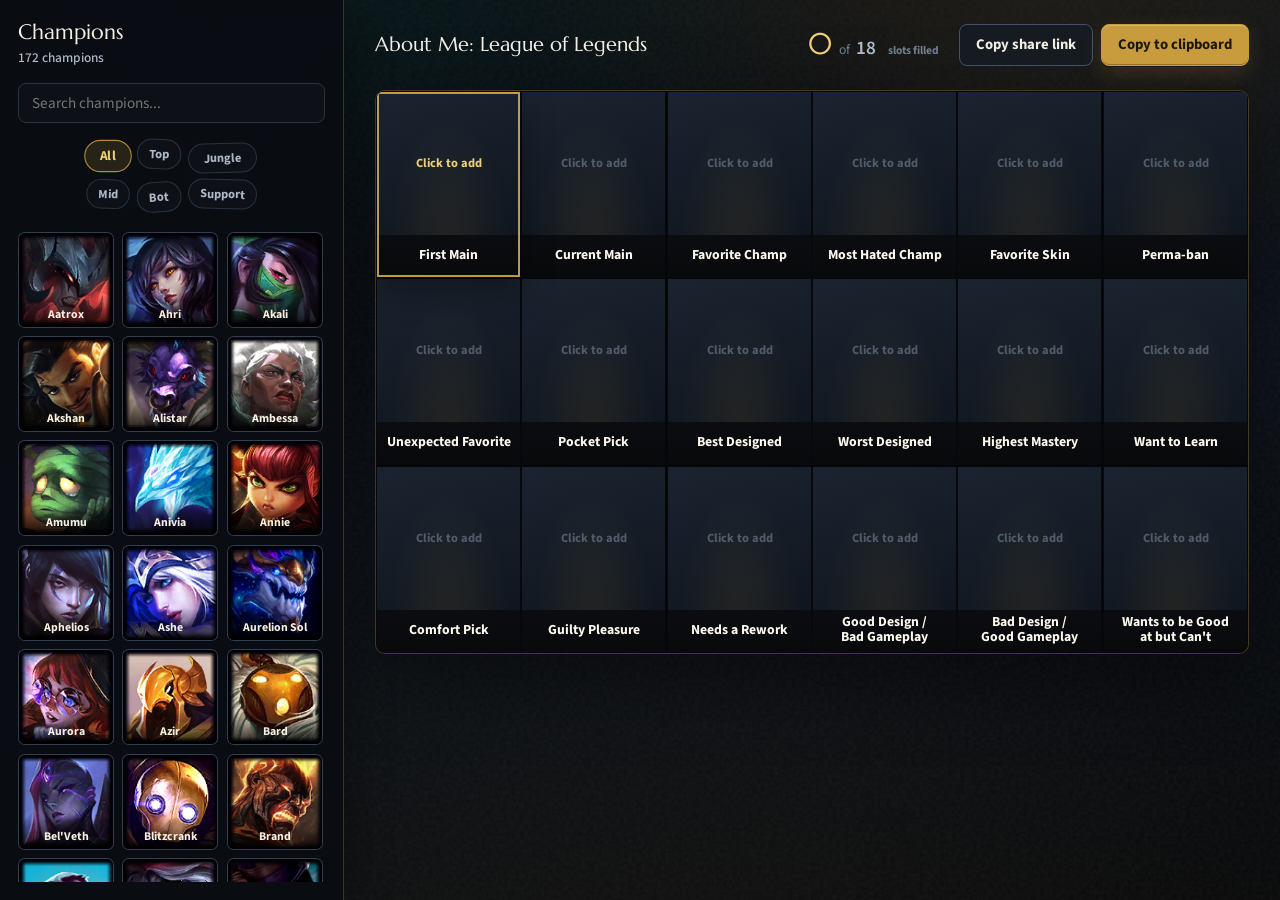
<file: index.html>
<!doctype html>
<html lang="en">
  <head>
    <meta charset="utf-8">
    <meta name="viewport" content="width=device-width, initial-scale=1">
    <meta
      name="description"
      content="Build and share a League of Legends about-me champion grid."
    >
    <title>About Me: League of Legends</title>
    <base href="/">
    <link rel="icon" href="data:,">
    <link rel="preconnect" href="https://fonts.googleapis.com">
    <link rel="preconnect" href="https://fonts.gstatic.com" crossorigin>
    <link
      rel="stylesheet"
      href="https://fonts.googleapis.com/css2?family=Marcellus&family=Source+Sans+3:wght@400..900&display=swap"
    >
    <link rel="stylesheet" href="styles.css">
  </head>
  <body>
    <div class="app-shell">
      <aside class="champion-panel" aria-label="Champion picker">
        <div class="panel-head">
          <h1>Champions</h1>
          <p id="champion-count" class="panel-meta">Loading...</p>
        </div>

        <label class="search-wrap">
          <span class="sr-only">Search champions</span>
          <input id="champion-search" type="search" placeholder="Search champions..." autocomplete="off">
        </label>

        <div id="champion-filters" class="champion-filters" aria-label="Filter champions by position"></div>

        <div id="champion-list" class="champion-list" aria-live="polite"></div>
      </aside>

      <main class="workspace">
        <header class="topbar">
          <div class="workspace-title">About Me: League of Legends</div>
          <div class="progress" aria-live="polite">
            <span id="progress-count" class="progress-count">0</span>
            <span class="progress-sep">of</span>
            <span class="progress-total">18</span>
            <span class="progress-label">slots filled</span>
          </div>
          <div class="actions">
            <button id="copy-link" class="button secondary" type="button">Copy share link</button>
            <button id="copy-image" class="button primary" type="button">Copy to clipboard</button>
          </div>
        </header>

        <section id="capture-area" class="grid-card" aria-label="League of Legends about me grid">
          <div id="profile-grid" class="profile-grid"></div>
        </section>
      </main>
    </div>

    <div id="toast" class="toast" role="status" aria-live="polite"></div>
    <script src="data/champions.js"></script>
    <script src="app.js"></script>
  </body>
</html>
</file>
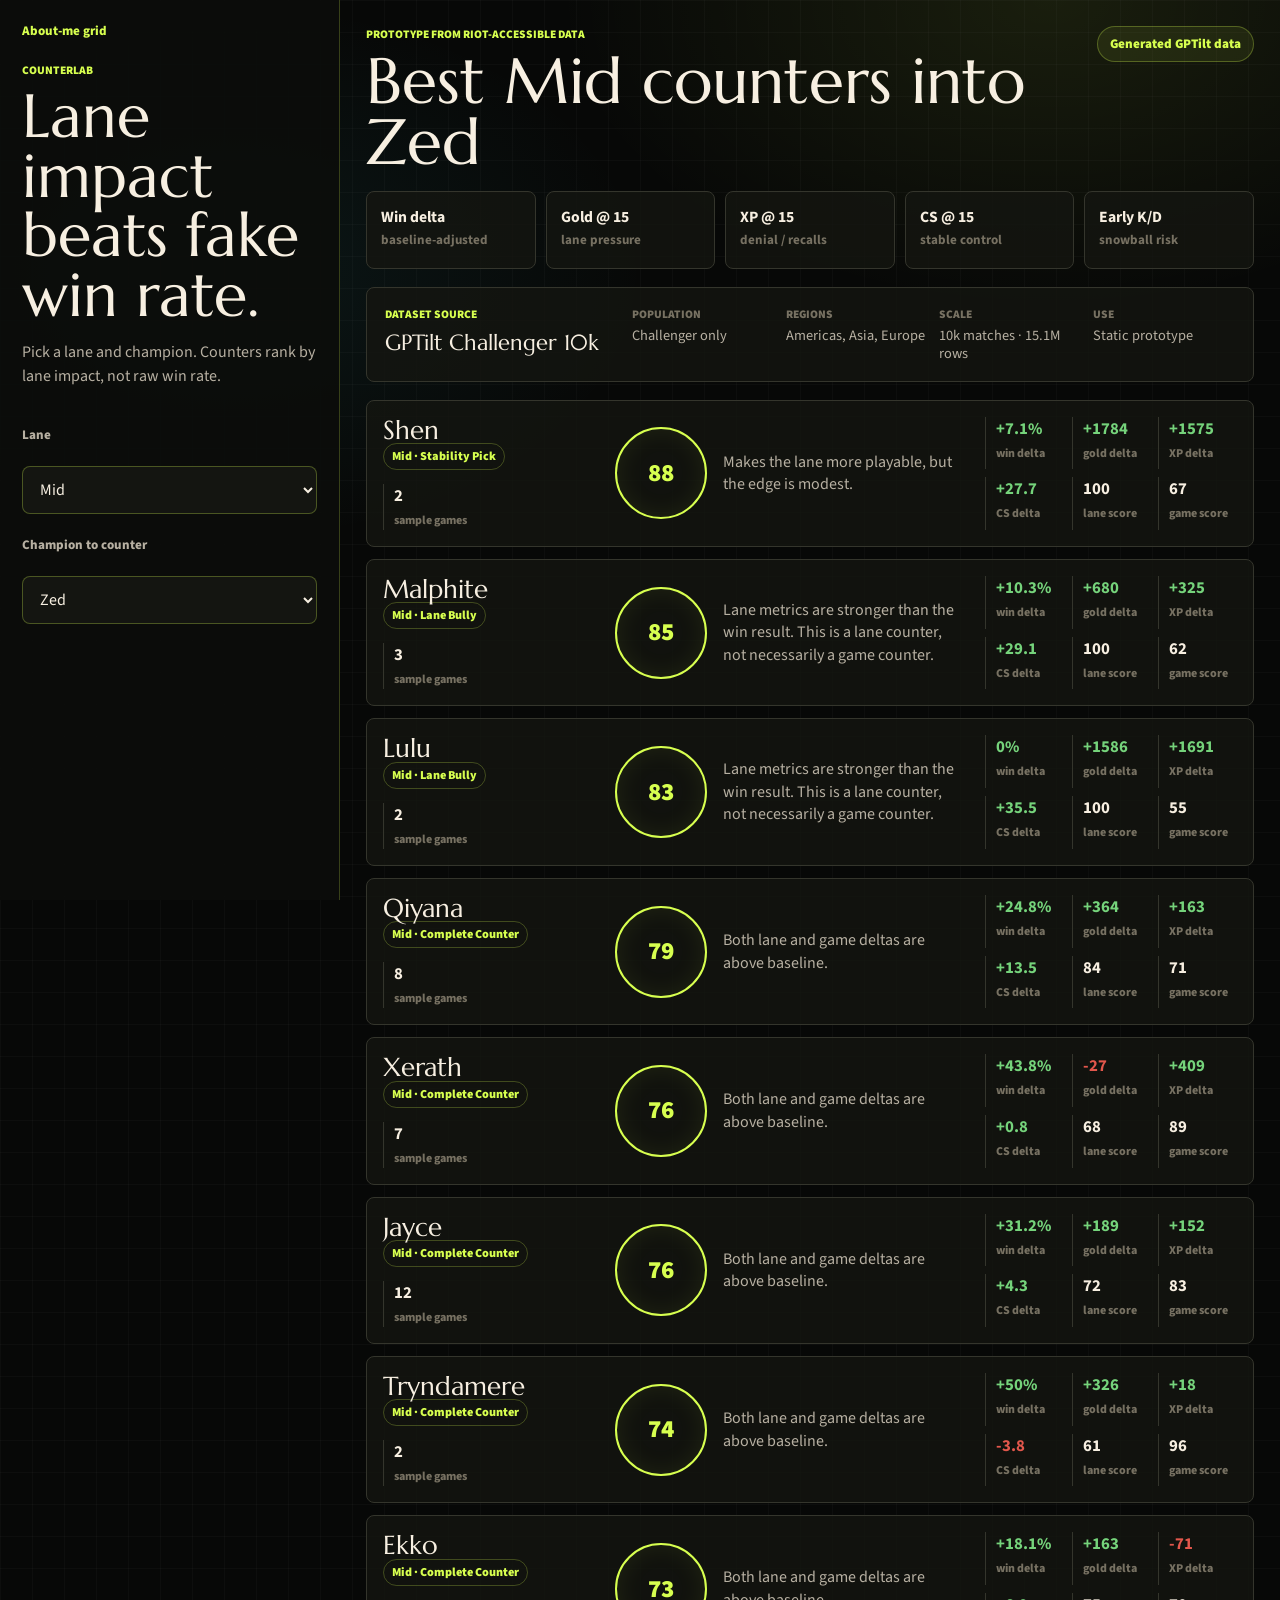
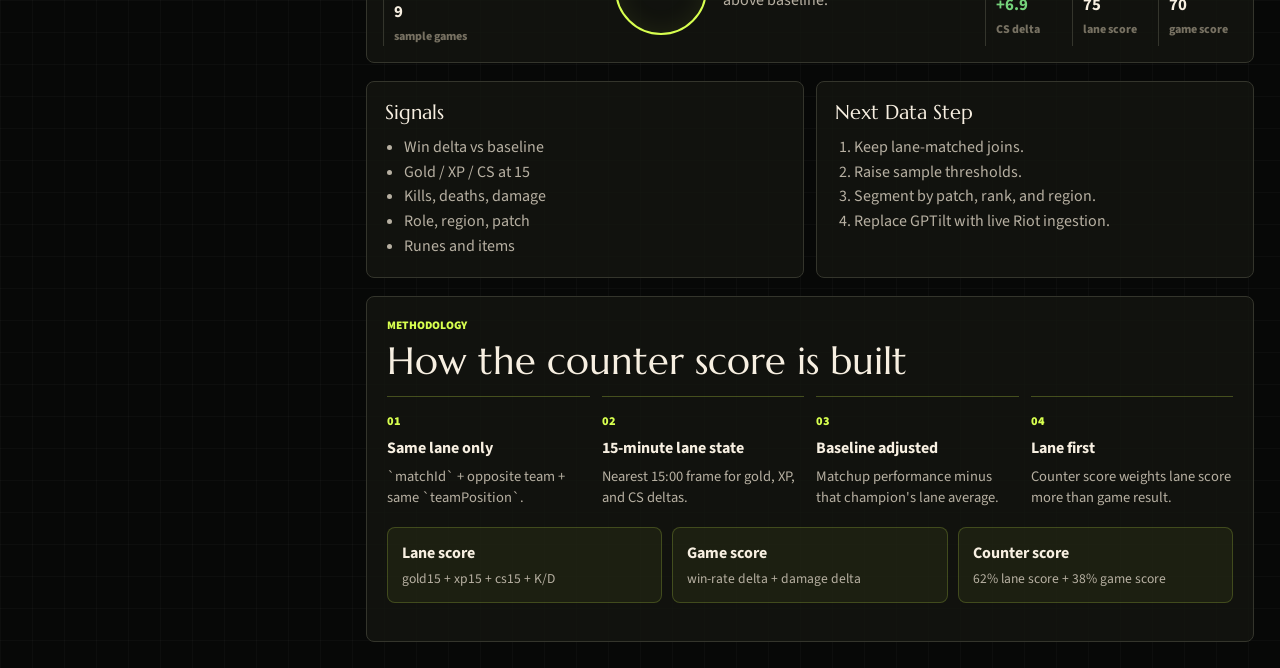
<file: counters/index.html>
<!doctype html>
<html lang="en">
  <head>
    <meta charset="utf-8">
    <meta name="viewport" content="width=device-width, initial-scale=1">
    <meta
      name="description"
      content="League of Legends counterpick explorer using matchup deltas instead of raw win rate."
    >
    <title>CounterLab: League of Legends</title>
    <base href="/">
    <link rel="icon" href="data:,">
    <link rel="preconnect" href="https://fonts.googleapis.com">
    <link rel="preconnect" href="https://fonts.gstatic.com" crossorigin>
    <link
      rel="stylesheet"
      href="https://fonts.googleapis.com/css2?family=Marcellus&family=Source+Sans+3:wght@400..900&display=swap"
    >
    <link rel="stylesheet" href="counters/counters.css">
  </head>
  <body>
    <main class="counter-shell">
      <aside class="counter-rail" aria-label="Counter controls">
        <a class="home-link" href="/">About-me grid</a>
        <div class="brand-block">
          <p class="eyebrow">CounterLab</p>
          <h1>Lane impact beats fake win rate.</h1>
          <p class="rail-copy">
            Pick a lane and champion. Counters rank by lane impact, not raw win rate.
          </p>
        </div>

        <label class="field-label" for="lane-select">Lane</label>
        <select id="lane-select" class="target-select"></select>

        <label class="field-label" for="target-select">Champion to counter</label>
        <select id="target-select" class="target-select"></select>

        <div class="rail-spacer"></div>
      </aside>

      <section class="counter-board">
        <header class="board-header">
          <div>
            <p class="eyebrow">Prototype from Riot-accessible data</p>
            <h2 id="board-title">Counters</h2>
          </div>
          <div class="data-pill" id="data-status">Loading data</div>
        </header>

        <section class="model-strip" aria-label="Score model">
          <article>
            <strong>Win delta</strong>
            <span>baseline-adjusted</span>
          </article>
          <article>
            <strong>Gold @ 15</strong>
            <span>lane pressure</span>
          </article>
          <article>
            <strong>XP @ 15</strong>
            <span>denial / recalls</span>
          </article>
          <article>
            <strong>CS @ 15</strong>
            <span>stable control</span>
          </article>
          <article>
            <strong>Early K/D</strong>
            <span>snowball risk</span>
          </article>
        </section>

        <section class="source-panel" aria-label="Dataset source">
          <div>
            <p class="eyebrow">Dataset Source</p>
            <h3>GPTilt Challenger 10k</h3>
          </div>
          <dl>
            <div>
              <dt>Population</dt>
              <dd>Challenger only</dd>
            </div>
            <div>
              <dt>Regions</dt>
              <dd>Americas, Asia, Europe</dd>
            </div>
            <div>
              <dt>Scale</dt>
              <dd>10k matches · 15.1M rows</dd>
            </div>
            <div>
              <dt>Use</dt>
              <dd>Static prototype</dd>
            </div>
          </dl>
        </section>

        <div id="counter-list" class="counter-list" aria-live="polite"></div>

        <section class="evidence-grid">
          <article>
            <h3>Signals</h3>
            <ul id="available-fields"></ul>
          </article>
          <article>
            <h3>Next Data Step</h3>
            <ol>
              <li>Keep lane-matched joins.</li>
              <li>Raise sample thresholds.</li>
              <li>Segment by patch, rank, and region.</li>
              <li>Replace GPTilt with live Riot ingestion.</li>
            </ol>
          </article>
        </section>

        <section class="methodology" aria-labelledby="methodology-title">
          <p class="eyebrow">Methodology</p>
          <h3 id="methodology-title">How the counter score is built</h3>

          <div class="method-grid">
            <article>
              <span class="step-number">01</span>
              <h4>Same lane only</h4>
              <p>`matchId` + opposite team + same `teamPosition`.</p>
            </article>

            <article>
              <span class="step-number">02</span>
              <h4>15-minute lane state</h4>
              <p>Nearest 15:00 frame for gold, XP, and CS deltas.</p>
            </article>

            <article>
              <span class="step-number">03</span>
              <h4>Baseline adjusted</h4>
              <p>Matchup performance minus that champion's lane average.</p>
            </article>

            <article>
              <span class="step-number">04</span>
              <h4>Lane first</h4>
              <p>Counter score weights lane score more than game result.</p>
            </article>
          </div>

          <div class="formula-box">
            <div>
              <strong>Lane score</strong>
              <code>gold15 + xp15 + cs15 + K/D</code>
            </div>
            <div>
              <strong>Game score</strong>
              <code>win-rate delta + damage delta</code>
            </div>
            <div>
              <strong>Counter score</strong>
              <code>62% lane score + 38% game score</code>
            </div>
          </div>
        </section>
      </section>
    </main>

    <script src="counters/counters.js"></script>
  </body>
</html>
</file>
<file: styles.css>
:root {
  color-scheme: dark;
  --bg: #06080b;
  --panel: #10151c;
  --panel-2: #151b24;
  --panel-3: #222b36;
  --line: #283341;
  --line-strong: #425169;
  --text: #f4efe3;
  --muted: #aeb9c8;
  --dim: #6f7d8e;
  --gold: #c89b3c;
  --gold-2: #f0cf77;
  --cyan: #0ac8b9;
  --danger: #d35353;
  --shadow: 0 24px 80px rgba(0, 0, 0, 0.42);
  --radius: 8px;
  --panel-width: 344px;
  --grid-max-width: 1080px;
  --font-ui: "Source Sans 3", ui-sans-serif, "Segoe UI", "Aptos", "Helvetica Neue", sans-serif;
  --font-display: "Marcellus", "Optima", Georgia, serif;
  font-family: var(--font-ui);
  font-size: 16px;
  letter-spacing: 0;
  line-height: 1.4;
}

* {
  box-sizing: border-box;
}

body {
  min-height: 100vh;
  margin: 0;
  background:
    url("data:image/svg+xml,%3Csvg viewBox='0 0 240 240' xmlns='http://www.w3.org/2000/svg'%3E%3Cfilter id='n'%3E%3CfeTurbulence type='fractalNoise' baseFrequency='0.9' numOctaves='2' stitchTiles='stitch'/%3E%3CfeColorMatrix values='0 0 0 0 0.92  0 0 0 0 0.84  0 0 0 0 0.63  0 0 0 0.045 0'/%3E%3C/filter%3E%3Crect width='100%25' height='100%25' filter='url(%23n)'/%3E%3C/svg%3E"),
    radial-gradient(ellipse 60rem 38rem at 18% -8rem, rgba(10, 200, 185, 0.10), transparent 70%),
    radial-gradient(ellipse 50rem 32rem at 82% -4rem, rgba(200, 155, 60, 0.12), transparent 70%),
    radial-gradient(circle at 50% 140%, rgba(200, 155, 60, 0.06), transparent 60%),
    linear-gradient(168deg, #04060a 0%, #0a1019 52%, #060709 100%);
  color: var(--text);
  font-family: var(--font-ui);
  letter-spacing: 0;
  line-height: 1.4;
}

button,
input {
  font: inherit;
}

button {
  cursor: pointer;
}

.sr-only {
  position: absolute;
  width: 1px;
  height: 1px;
  padding: 0;
  margin: -1px;
  overflow: hidden;
  clip: rect(0, 0, 0, 0);
  white-space: nowrap;
  border: 0;
}

.app-shell {
  display: grid;
  grid-template-columns: var(--panel-width) minmax(0, 1fr);
  min-height: 100vh;
}

.champion-panel {
  position: sticky;
  top: 0;
  height: 100vh;
  display: flex;
  flex-direction: column;
  gap: 16px;
  padding: 20px 18px 18px;
  border-right: 1px solid rgba(200, 155, 60, 0.28);
  background: rgba(9, 12, 17, 0.94);
  box-shadow: 14px 0 34px rgba(0, 0, 0, 0.25);
}

.panel-head {
  padding: 0;
}

.eyebrow {
  margin: 0 0 6px;
  color: var(--gold-2);
  font-size: 0.7rem;
  font-weight: 700;
  letter-spacing: 0;
  line-height: 1.25;
}

.panel-head h1 {
  margin: 0;
  font-family: var(--font-display);
  font-size: 1.34rem;
  font-weight: 400;
  letter-spacing: 0;
  line-height: 1.15;
}

.panel-meta {
  margin: 4px 0 0;
  color: var(--muted);
  font-size: 0.84rem;
  font-weight: 500;
  line-height: 1.35;
}

.search-wrap input {
  width: 100%;
  height: 40px;
  border: 1px solid var(--line);
  border-radius: var(--radius);
  padding: 0 13px;
  background: #0d1117;
  color: var(--text);
  font-size: 0.95rem;
  line-height: 1.3;
  outline: none;
}

.search-wrap input:focus {
  border-color: var(--gold);
  box-shadow: 0 0 0 3px rgba(200, 155, 60, 0.18);
}

.champion-filters {
  display: grid;
  grid-template-columns: repeat(3, max-content);
  justify-content: center;
  align-items: center;
  gap: 9px 7px;
  margin: 0 auto;
  padding: 2px 2px 4px;
}

.champion-filter {
  min-height: 30px;
  border: 1px solid var(--line);
  border-radius: 999px;
  padding: 0 11px;
  background: #0d1117;
  color: var(--muted);
  font-size: 0.78rem;
  font-weight: 700;
  letter-spacing: 0;
  line-height: 1.2;
  transform-origin: center;
  transition:
    background 180ms ease,
    border-color 180ms ease,
    color 180ms ease,
    transform 300ms cubic-bezier(0.34, 1.56, 0.64, 1);
}

.champion-filter:nth-child(6n + 1) { transform: rotate(-3deg)   translateY(1px)  scale(0.98); }
.champion-filter:nth-child(6n + 2) { transform: rotate(2.6deg)  translateY(-2px) scale(1.01); }
.champion-filter:nth-child(6n + 3) { transform: rotate(-1.6deg) translateY(2px)  scale(1); }
.champion-filter:nth-child(6n + 4) { transform: rotate(2.2deg)  translateY(-1px) scale(0.99); }
.champion-filter:nth-child(6n + 5) { transform: rotate(-3.4deg) translateY(2px)  scale(1.02); }
.champion-filter:nth-child(6n)     { transform: rotate(1.8deg)  translateY(-1px) scale(1); }

.champion-filter:hover {
  border-color: var(--line-strong);
  color: var(--text);
  transform: rotate(0deg) translateY(-2px) scale(1.08);
  z-index: 1;
}

.champion-filter.is-active {
  border-color: rgba(200, 155, 60, 0.88);
  background: rgba(200, 155, 60, 0.16);
  color: var(--gold-2);
  transform: rotate(0deg) translateY(0) scale(1.08);
  z-index: 1;
}

.champion-filter:active {
  transform: rotate(0deg) translateY(0) scale(0.96);
}

.champion-list {
  flex: 1 1 auto;
  display: grid;
  grid-template-columns: repeat(3, minmax(0, 1fr));
  grid-auto-rows: max-content;
  align-content: start;
  gap: 8px;
  min-height: 0;
  overflow: auto;
  padding: 2px 2px 18px 0;
  scrollbar-color: var(--gold) transparent;
}

.champion-tile {
  position: relative;
  display: block;
  min-width: 0;
  min-height: 0;
  aspect-ratio: 1;
  border: 1px solid rgba(66, 81, 105, 0.7);
  border-radius: 7px;
  padding: 0;
  overflow: hidden;
  background: var(--panel);
  color: var(--text);
  contain: layout paint;
  transition: transform 140ms ease, border-color 140ms ease, box-shadow 140ms ease;
}

.champion-tile:hover,
.champion-tile:focus-visible {
  transform: translateY(-2px);
  border-color: var(--gold);
  box-shadow: 0 10px 22px rgba(0, 0, 0, 0.28);
}

.champion-tile img {
  display: block;
  width: 100%;
  height: 100%;
  object-fit: cover;
}

.champion-tile .champion-name {
  position: absolute;
  right: 0;
  bottom: 0;
  left: 0;
  display: block;
  min-width: 0;
  padding: 13px 5px 6px;
  overflow: hidden;
  background: linear-gradient(180deg, transparent, rgba(0, 0, 0, 0.86));
  color: #f7efe0;
  font-size: 0.74rem;
  font-weight: 700;
  line-height: 1.1;
  text-align: center;
  text-overflow: ellipsis;
  white-space: nowrap;
}

.champion-tile .tile-count {
  position: absolute;
  top: 4px;
  right: 4px;
  z-index: 2;
  display: grid;
  place-items: center;
  min-width: 21px;
  height: 21px;
  padding: 0 6px;
  border: 2px solid rgba(7, 9, 13, 0.92);
  border-radius: 999px;
  background: #f1c84b;
  color: #151008;
  font-family: var(--font-ui);
  font-size: 0.72rem;
  font-weight: 800;
  font-variant-numeric: tabular-nums;
  letter-spacing: 0;
  line-height: 1;
  text-align: center;
  box-shadow: 0 1px 3px rgba(0, 0, 0, 0.48);
}

.champion-empty {
  grid-column: 1 / -1;
  display: grid;
  place-items: center;
  gap: 6px;
  min-height: 160px;
  padding: 18px;
  border: 1px dashed rgba(66, 81, 105, 0.8);
  border-radius: var(--radius);
  background: rgba(13, 17, 23, 0.58);
  color: var(--muted);
  text-align: center;
}

.champion-empty strong {
  color: var(--text);
  font-size: 0.95rem;
  line-height: 1.2;
}

.champion-empty span {
  max-width: 20ch;
  font-size: 0.84rem;
  line-height: 1.35;
}

.workspace {
  min-width: 0;
  padding: 24px clamp(20px, 2.4vw, 32px) 32px;
}

.topbar {
  display: grid;
  grid-template-columns: minmax(0, 1fr) auto max-content;
  align-items: center;
  gap: 20px;
  margin: 0 auto 24px;
  max-width: var(--grid-max-width);
}

.workspace-title {
  min-width: 0;
  overflow: hidden;
  color: var(--text);
  font-family: var(--font-display);
  font-size: clamp(1.24rem, 1.45vw, 1.58rem);
  font-weight: 400;
  letter-spacing: 0;
  line-height: 1.25;
  text-overflow: ellipsis;
  white-space: nowrap;
}

.viewer-body {
  overflow-x: hidden;
}

.viewer-shell {
  min-height: 100vh;
  padding: 18px clamp(14px, 2vw, 28px) 20px;
}

.viewer-workspace {
  display: grid;
  grid-template-rows: auto minmax(0, 1fr) auto;
  gap: 16px;
  width: min(100%, 1480px);
  min-height: calc(100vh - 38px);
  margin: 0 auto;
}

.viewer-header {
  display: grid;
  grid-template-columns: auto minmax(0, 1fr) auto;
  align-items: center;
  gap: 16px;
  min-height: 68px;
  border: 1px solid rgba(200, 155, 60, 0.2);
  border-radius: var(--radius);
  padding: 12px;
  background: rgba(9, 12, 17, 0.82);
  box-shadow: var(--shadow);
}

.viewer-home {
  min-width: 78px;
  text-decoration: none;
}

.viewer-title {
  min-width: 0;
}

.viewer-title h1 {
  margin: 0;
  overflow: hidden;
  font-family: var(--font-display);
  font-size: clamp(1.45rem, 2.6vw, 2.2rem);
  font-weight: 400;
  letter-spacing: 0;
  line-height: 1.05;
  text-overflow: ellipsis;
  white-space: nowrap;
}

.viewer-status {
  display: grid;
  place-items: center;
  min-width: 84px;
  min-height: 34px;
  border: 1px solid rgba(10, 200, 185, 0.38);
  border-radius: 999px;
  padding: 0 14px;
  background: rgba(10, 200, 185, 0.1);
  color: #9af5ed;
  font-size: 0.82rem;
  font-weight: 800;
  line-height: 1.1;
  text-align: center;
}

.viewer-layout {
  display: grid;
  grid-template-columns: minmax(0, 1fr) minmax(286px, 340px);
  gap: 16px;
  min-height: 0;
}

.viewer-stage {
  position: relative;
  min-height: min(72vh, 760px);
  border: 1px solid rgba(200, 155, 60, 0.22);
  border-radius: var(--radius);
  overflow: hidden;
  background:
    linear-gradient(180deg, rgba(17, 22, 29, 0.92), rgba(7, 10, 14, 0.96)),
    #090d12;
  box-shadow: var(--shadow);
}

.viewer-stage::before {
  content: "";
  position: absolute;
  inset: 0;
  pointer-events: none;
  background:
    linear-gradient(90deg, rgba(200, 155, 60, 0.08) 1px, transparent 1px),
    linear-gradient(180deg, rgba(200, 155, 60, 0.06) 1px, transparent 1px);
  background-size: 92px 92px;
  mask-image: linear-gradient(180deg, transparent 0%, #000 18%, #000 82%, transparent 100%);
  opacity: 0.35;
}

#skin-model {
  display: block;
  width: 100%;
  height: 100%;
  min-height: min(72vh, 760px);
  --poster-color: transparent;
  --progress-bar-color: transparent;
  --progress-mask: transparent;
}

.model-progress {
  position: absolute;
  right: 22px;
  bottom: 22px;
  left: 22px;
  height: 6px;
  border-radius: 999px;
  overflow: hidden;
  background: rgba(66, 81, 105, 0.48);
}

.model-progress span {
  display: block;
  width: 100%;
  height: 100%;
  border-radius: inherit;
  background: linear-gradient(90deg, var(--cyan), var(--gold-2));
  transform: scaleX(0);
  transform-origin: left center;
  transition: transform 180ms ease;
}

.model-loader {
  position: absolute;
  inset: 0;
  z-index: 2;
  display: grid;
  place-items: center;
  align-content: center;
  gap: 13px;
  padding: 24px;
  background:
    linear-gradient(180deg, rgba(9, 13, 18, 0.98), rgba(4, 7, 11, 0.99)),
    #05080c;
  color: var(--text);
  opacity: 0;
  pointer-events: none;
  text-align: center;
  transition: opacity 160ms ease;
}

.model-loader.is-visible {
  opacity: 1;
}

.model-loader-spinner {
  width: 38px;
  height: 38px;
  border: 3px solid rgba(174, 185, 200, 0.28);
  border-top-color: var(--cyan);
  border-radius: 50%;
  animation: model-loader-spin 780ms linear infinite;
}

.model-loader #model-loader-label {
  max-width: min(28ch, 100%);
  color: #dce8f4;
  font-size: 0.95rem;
  font-weight: 800;
  line-height: 1.25;
}

@keyframes model-loader-spin {
  to {
    transform: rotate(360deg);
  }
}

.viewer-side {
  display: flex;
  min-height: 0;
  flex-direction: column;
  gap: 12px;
}

.viewer-control-group {
  border: 1px solid rgba(66, 81, 105, 0.72);
  border-radius: var(--radius);
  padding: 14px;
  background: rgba(13, 17, 23, 0.82);
  box-shadow: 0 20px 50px rgba(0, 0, 0, 0.22);
}

.viewer-control-head {
  display: flex;
  align-items: center;
  justify-content: space-between;
  gap: 12px;
  margin-bottom: 12px;
}

.viewer-control-head h2 {
  margin: 0;
  color: var(--text);
  font-family: var(--font-display);
  font-size: 1.05rem;
  font-weight: 400;
  line-height: 1.1;
}

.viewer-control-head span {
  color: var(--muted);
  font-size: 0.76rem;
  font-weight: 800;
  line-height: 1.2;
  text-transform: uppercase;
}

.skin-card {
  display: grid;
  grid-template-columns: 78px minmax(0, 1fr);
  align-items: center;
  gap: 12px;
  min-height: 84px;
  border: 1px solid rgba(200, 155, 60, 0.22);
  border-radius: var(--radius);
  padding: 8px 10px 8px 8px;
  overflow: hidden;
  background: rgba(200, 155, 60, 0.08);
}

.skin-card strong,
.skin-card span {
  display: block;
  min-width: 0;
  overflow: hidden;
  text-overflow: ellipsis;
  white-space: nowrap;
}

.skin-card strong {
  color: var(--text);
  font-size: 0.98rem;
  line-height: 1.18;
}

.skin-card span {
  margin-top: 3px;
  color: var(--muted);
  font-size: 0.82rem;
  font-weight: 600;
  line-height: 1.2;
}

.skin-art {
  display: block;
  width: 78px;
  height: 68px;
  border: 1px solid rgba(240, 207, 119, 0.52);
  border-radius: 6px;
  background: rgba(7, 10, 14, 0.88);
  object-fit: cover;
  object-position: 50% 18%;
}

.viewer-field {
  display: block;
  margin-bottom: 10px;
}

.viewer-field select {
  width: 100%;
  min-height: 40px;
  border: 1px solid var(--line);
  border-radius: var(--radius);
  padding: 0 12px;
  background: #0d1117;
  color: var(--text);
  font: inherit;
  font-size: 0.92rem;
  line-height: 1.2;
}

.viewer-field select:focus {
  border-color: var(--gold);
  outline: none;
  box-shadow: 0 0 0 3px rgba(200, 155, 60, 0.18);
}

.viewer-row {
  display: grid;
  grid-template-columns: 1fr 1fr;
  gap: 9px;
}

.viewer-row .button {
  min-width: 0;
  padding-right: 10px;
  padding-left: 10px;
}

.viewer-range-label {
  display: flex;
  justify-content: space-between;
  gap: 12px;
  margin: 16px 0 8px;
  color: var(--muted);
  font-size: 0.82rem;
  font-weight: 800;
  line-height: 1.2;
}

.viewer-range {
  width: 100%;
  accent-color: var(--cyan);
}

.viewer-check {
  display: flex;
  align-items: center;
  gap: 10px;
  min-height: 38px;
  color: var(--text);
  font-size: 0.92rem;
  font-weight: 700;
  line-height: 1.2;
}

.viewer-check + .viewer-check {
  border-top: 1px solid rgba(66, 81, 105, 0.45);
}

.viewer-check input {
  width: 18px;
  height: 18px;
  accent-color: var(--cyan);
}

.viewer-disclaimer {
  margin: 0;
  color: var(--dim);
  font-size: 0.76rem;
  font-weight: 600;
  line-height: 1.35;
  text-align: center;
}

@media (max-width: 980px) {
  .viewer-workspace {
    min-height: auto;
  }

  .viewer-layout {
    grid-template-columns: 1fr;
  }

  .viewer-stage,
  #skin-model {
    min-height: 64vh;
  }

  .viewer-side {
    display: grid;
    grid-template-columns: repeat(3, minmax(0, 1fr));
  }
}

@media (max-width: 760px) {
  .viewer-shell {
    padding: 10px;
  }

  .viewer-header {
    grid-template-columns: 1fr auto;
    gap: 10px;
  }

  .viewer-home {
    order: 2;
    min-width: 64px;
  }

  .viewer-title {
    order: 1;
  }

  .viewer-status {
    order: 3;
    grid-column: 1 / -1;
    min-width: 0;
    width: 100%;
  }

  .viewer-title h1 {
    white-space: normal;
  }

  .viewer-stage,
  #skin-model {
    min-height: 58vh;
  }

  .viewer-side {
    grid-template-columns: 1fr;
  }

  .viewer-row {
    grid-template-columns: 1fr;
  }
}

.progress {
  justify-self: center;
  display: flex;
  align-items: baseline;
  gap: 0.4em;
  color: var(--muted);
  font-variant-numeric: tabular-nums;
}

.progress-count {
  font-family: var(--font-display);
  font-size: 1.9rem;
  font-weight: 400;
  line-height: 1;
  color: var(--gold-2);
}

.progress-sep {
  color: var(--dim);
  font-size: 0.85rem;
}

.progress-total {
  font-family: var(--font-ui);
  font-size: 1.2rem;
  font-weight: 600;
  color: var(--muted);
}

.progress-label {
  margin-left: 0.5em;
  color: var(--dim);
  font-size: 0.72rem;
  font-weight: 700;
  letter-spacing: 0;
}

.actions {
  justify-self: end;
  display: flex;
  flex-wrap: wrap;
  justify-content: flex-end;
  gap: 8px;
}

.button {
  border-radius: var(--radius);
  font-weight: 700;
  line-height: 1.2;
}

.button {
  position: relative;
  display: inline-flex;
  align-items: center;
  justify-content: center;
  min-height: 42px;
  border: 1px solid transparent;
  padding: 0 16px;
  font-size: 0.92rem;
  white-space: nowrap;
  transition:
    padding 320ms cubic-bezier(0.22, 1, 0.36, 1),
    background 160ms ease,
    border-color 160ms ease,
    color 160ms ease,
    transform 160ms ease,
    box-shadow 160ms ease;
}

.button.is-confirmed {
  padding-right: 36px;
}

.button::after {
  content: "";
  position: absolute;
  top: 50%;
  right: 14px;
  width: 11px;
  height: 6px;
  border-left: 2px solid currentColor;
  border-bottom: 2px solid currentColor;
  transform: translate(0, -65%) rotate(-45deg) scale(0.3);
  transform-origin: center;
  opacity: 0;
  pointer-events: none;
  transition:
    opacity 180ms ease,
    transform 360ms cubic-bezier(0.22, 1, 0.36, 1);
}

.button.is-confirmed::after {
  opacity: 1;
  transform: translate(0, -65%) rotate(-45deg) scale(1);
}

.button:disabled {
  cursor: progress;
  opacity: 0.78;
}

@media (prefers-reduced-motion: reduce) {
  .button,
  .button::after {
    transition-duration: 0ms;
  }
}

.button.primary {
  border-color: var(--gold);
  background: var(--gold);
  color: #1c1610;
  letter-spacing: 0;
  box-shadow:
    inset 0 1px 0 rgba(255, 240, 200, 0.32),
    inset 0 -1px 0 rgba(0, 0, 0, 0.25),
    0 1px 0 rgba(0, 0, 0, 0.35),
    0 8px 22px rgba(200, 155, 60, 0.18);
  transition: background 160ms ease, border-color 160ms ease, transform 160ms ease, box-shadow 160ms ease;
}

.button.primary:hover {
  background: var(--gold-2);
  border-color: var(--gold-2);
  box-shadow:
    inset 0 1px 0 rgba(255, 245, 215, 0.4),
    inset 0 -1px 0 rgba(0, 0, 0, 0.25),
    0 1px 0 rgba(0, 0, 0, 0.35),
    0 10px 28px rgba(200, 155, 60, 0.26);
}

.button.primary:active {
  transform: translateY(1px);
  box-shadow:
    inset 0 1px 0 rgba(255, 240, 200, 0.2),
    inset 0 -1px 0 rgba(0, 0, 0, 0.25),
    0 6px 16px rgba(200, 155, 60, 0.14);
}

.button.secondary {
  border-color: var(--line-strong);
  background: rgba(21, 27, 36, 0.86);
  color: var(--text);
  transition: background 160ms ease, border-color 160ms ease, color 160ms ease;
}

.button.secondary:hover {
  border-color: var(--gold);
  background: rgba(28, 35, 46, 0.94);
  color: var(--gold-2);
}

.grid-card {
  max-width: min(var(--grid-max-width), calc((100vh - 286px) * 2));
  margin: 0 auto;
  border: 1px solid rgba(200, 155, 60, 0.34);
  border-radius: 10px;
  overflow: hidden;
  background: rgba(7, 9, 13, 0.9);
  box-shadow: var(--shadow);
}

.profile-grid {
  display: grid;
  grid-template-columns: repeat(6, minmax(0, 1fr));
  background: #040506;
}

.grid-slot {
  position: relative;
  display: grid;
  grid-template-rows: auto 42px;
  min-width: 0;
  min-height: 0;
  border: 1px solid #06080b;
  padding: 0;
  overflow: hidden;
  background: var(--panel-3);
  color: var(--text);
  contain: layout paint;
  cursor: pointer;
  transition: box-shadow 160ms ease;
}

.grid-slot::before {
  position: absolute;
  inset: 0;
  z-index: 2;
  box-sizing: border-box;
  border: 1px solid transparent;
  pointer-events: none;
  content: "";
  transition: border-color 160ms ease, box-shadow 160ms ease;
}

.grid-slot.is-selected {
  z-index: 2;
  outline: none;
  box-shadow: 0 12px 30px rgba(0, 0, 0, 0.35);
}

.grid-slot.is-selected::before {
  border-color: var(--gold);
  box-shadow: inset 0 0 0 1px rgba(240, 207, 119, 0.72);
}

.grid-slot:focus-visible {
  outline: none;
}

.grid-slot:focus-visible::before {
  border-color: var(--gold-2);
  box-shadow: inset 0 0 0 1px rgba(240, 207, 119, 0.86);
}

.grid-slot.has-champion .slot-art {
  background: #0a0d12;
}

.slot-art {
  position: relative;
  display: grid;
  place-items: center;
  min-width: 0;
  min-height: 0;
  aspect-ratio: 1;
  padding: clamp(14px, 1.15vw, 18px);
  background:
    radial-gradient(ellipse at 50% 110%, rgba(200, 155, 60, 0.10), transparent 60%),
    linear-gradient(165deg, #1a232f 0%, #10161f 100%);
}

.slot-art img {
  width: 100%;
  height: 100%;
  min-width: 0;
  min-height: 0;
  border-radius: 4px;
  object-fit: cover;
  box-shadow:
    0 1px 0 rgba(255, 240, 200, 0.12),
    0 8px 20px rgba(0, 0, 0, 0.42);
}

@keyframes slotPortraitPulse {
  0%   { transform: scale(1); }
  32%  { transform: scale(1.022); }
  100% { transform: scale(1); }
}

.grid-slot.just-selected.has-champion .slot-art img {
  animation: slotPortraitPulse 520ms cubic-bezier(0.4, 0, 0.2, 1);
}

@media (prefers-reduced-motion: reduce) {
  .grid-slot.just-selected.has-champion .slot-art img {
    animation: none;
  }
}

.empty-text {
  color: var(--dim);
  font-size: 0.78rem;
  font-weight: 700;
  letter-spacing: 0;
  line-height: 1.25;
  opacity: 0.65;
  transition: opacity 200ms ease, color 200ms ease;
}

.grid-slot:hover .empty-text,
.grid-slot.is-selected .empty-text {
  opacity: 1;
  color: var(--gold-2);
}

.slot-label {
  display: flex;
  align-items: center;
  justify-content: center;
  min-width: 0;
  padding: 6px 8px 8px;
  background: linear-gradient(180deg, rgba(7, 8, 10, 0.88), rgba(7, 8, 10, 0.96));
  color: #fffaf0;
  font-size: 0.86rem;
  font-weight: 700;
  letter-spacing: 0;
  line-height: 1.15;
  text-align: center;
  text-wrap: balance;
}

.slot-label > span {
  min-width: 0;
}

.slot-champion-name {
  position: absolute;
  left: 18px;
  top: 18px;
  max-width: calc(100% - 70px);
  border: 1px solid rgba(255, 240, 200, 0.16);
  border-radius: 999px;
  padding: 4px 10px 5px;
  overflow: hidden;
  background:
    linear-gradient(180deg, rgba(38, 42, 48, 0.82), rgba(5, 7, 11, 0.82)),
    rgba(5, 7, 11, 0.9);
  backdrop-filter: blur(10px) saturate(115%);
  -webkit-backdrop-filter: blur(10px) saturate(115%);
  color: #fff7e8;
  font-size: 0.7rem;
  font-weight: 700;
  letter-spacing: 0;
  line-height: 1.1;
  text-shadow: 0 1px 2px rgba(0, 0, 0, 0.78);
  text-overflow: ellipsis;
  white-space: nowrap;
  box-shadow:
    0 1px 0 rgba(255, 255, 255, 0.08) inset,
    0 8px 18px rgba(0, 0, 0, 0.36);
}

.slot-clear {
  position: absolute;
  top: 16px;
  right: 16px;
  display: grid;
  width: 27px;
  height: 27px;
  place-items: center;
  border: 1px solid rgba(240, 207, 119, 0.42);
  border-radius: 999px;
  background: rgba(7, 9, 13, 0.88);
  color: var(--muted);
  box-shadow: 0 8px 18px rgba(0, 0, 0, 0.34);
  transition: transform 160ms ease, background 160ms ease, border-color 160ms ease, color 160ms ease, box-shadow 160ms ease;
}

.slot-clear svg {
  width: 14px;
  height: 14px;
  fill: currentColor;
}

.slot-clear:hover,
.slot-clear:focus-visible {
  border-color: rgba(255, 182, 182, 0.86);
  background: rgba(89, 24, 24, 0.88);
  color: #ffd2d2;
  transform: translateY(-1px);
  box-shadow: 0 10px 24px rgba(0, 0, 0, 0.42);
}

.slot-clear::after {
  content: attr(aria-label);
  position: absolute;
  right: 0;
  top: calc(100% + 8px);
  width: max-content;
  max-width: 180px;
  border: 1px solid rgba(66, 81, 105, 0.8);
  border-radius: 6px;
  padding: 6px 8px;
  background: rgba(7, 9, 13, 0.96);
  color: var(--text);
  font-size: 0.72rem;
  font-weight: 700;
  line-height: 1.2;
  opacity: 0;
  pointer-events: none;
  transform: translateY(4px);
  transition: opacity 140ms ease, transform 140ms ease;
}

.slot-clear:hover::after,
.slot-clear:focus-visible::after {
  opacity: 1;
  transform: translateY(0);
}

.toast {
  position: fixed;
  right: 26px;
  bottom: 26px;
  z-index: 10;
  display: flex;
  align-items: center;
  gap: 12px;
  width: fit-content;
  max-width: min(360px, calc(100vw - 44px));
  transform: translateY(14px);
  border: 1px solid rgba(200, 155, 60, 0.52);
  border-radius: 10px;
  padding: 12px 18px;
  background: rgba(7, 9, 13, 0.94);
  backdrop-filter: blur(14px) saturate(128%);
  -webkit-backdrop-filter: blur(14px) saturate(128%);
  color: var(--text);
  font-size: 0.92rem;
  font-weight: 700;
  letter-spacing: 0;
  box-shadow:
    0 14px 38px rgba(0, 0, 0, 0.42),
    inset 0 1px 0 rgba(255, 240, 200, 0.12);
  opacity: 0;
  pointer-events: none;
  transition:
    opacity 240ms cubic-bezier(0.22, 1, 0.36, 1),
    transform 240ms cubic-bezier(0.22, 1, 0.36, 1);
}

.toast:has(.toast-portrait) {
  width: min(312px, calc(100vw - 44px));
  min-height: 70px;
  padding: 9px 16px 9px 9px;
}

.toast.has-preview {
  align-items: stretch;
  width: min(390px, calc(100vw - 44px));
  padding: 9px 15px 9px 9px;
}

.toast.is-visible {
  transform: translateY(0);
  opacity: 1;
}

.toast-portrait {
  width: 52px;
  height: 52px;
  flex: 0 0 auto;
  border: 1px solid rgba(240, 207, 119, 0.68);
  border-radius: 7px;
  object-fit: cover;
}

.toast-preview {
  width: 116px;
  min-height: 76px;
  flex: 0 0 auto;
  border: 1px solid rgba(240, 207, 119, 0.58);
  border-radius: 7px;
  background: #050607;
  object-fit: cover;
  object-position: top center;
}

.toast-copy {
  display: grid;
  align-content: center;
  gap: 3px;
  min-width: 0;
}

.toast-title,
.toast-meta {
  display: block;
  overflow: hidden;
  text-overflow: ellipsis;
  white-space: nowrap;
}

.toast-title {
  color: var(--text);
  font-size: 0.95rem;
  font-weight: 800;
  line-height: 1.15;
}

.toast-meta {
  color: var(--muted);
  font-size: 0.78rem;
  font-weight: 600;
  line-height: 1.2;
}

@media (max-width: 1100px) {
  :root {
    --panel-width: 286px;
  }

  .app-shell {
    grid-template-columns: var(--panel-width) minmax(0, 1fr);
  }

  .champion-list {
    grid-template-columns: repeat(3, minmax(0, 1fr));
  }

  .profile-grid {
    grid-template-columns: repeat(4, minmax(0, 1fr));
  }
}

@media (max-width: 760px) {
  .app-shell {
    display: block;
  }

  .champion-panel {
    position: relative;
    height: auto;
    border-right: 0;
    border-bottom: 1px solid rgba(200, 155, 60, 0.28);
  }

  .champion-list {
    grid-template-columns: repeat(4, minmax(0, 1fr));
    max-height: 270px;
  }

  .workspace {
    padding: 22px 12px 30px;
  }

  .topbar {
    grid-template-columns: 1fr;
    align-items: stretch;
    gap: 12px;
  }

  .workspace-title {
    text-align: center;
    white-space: normal;
  }

  .progress {
    justify-content: center;
  }

  .actions {
    justify-self: stretch;
    justify-content: stretch;
  }

  .button {
    flex: 1 1 150px;
  }

  .profile-grid {
    grid-template-columns: repeat(2, minmax(0, 1fr));
  }

  .grid-slot {
    grid-template-rows: auto 40px;
  }
}
</file>
